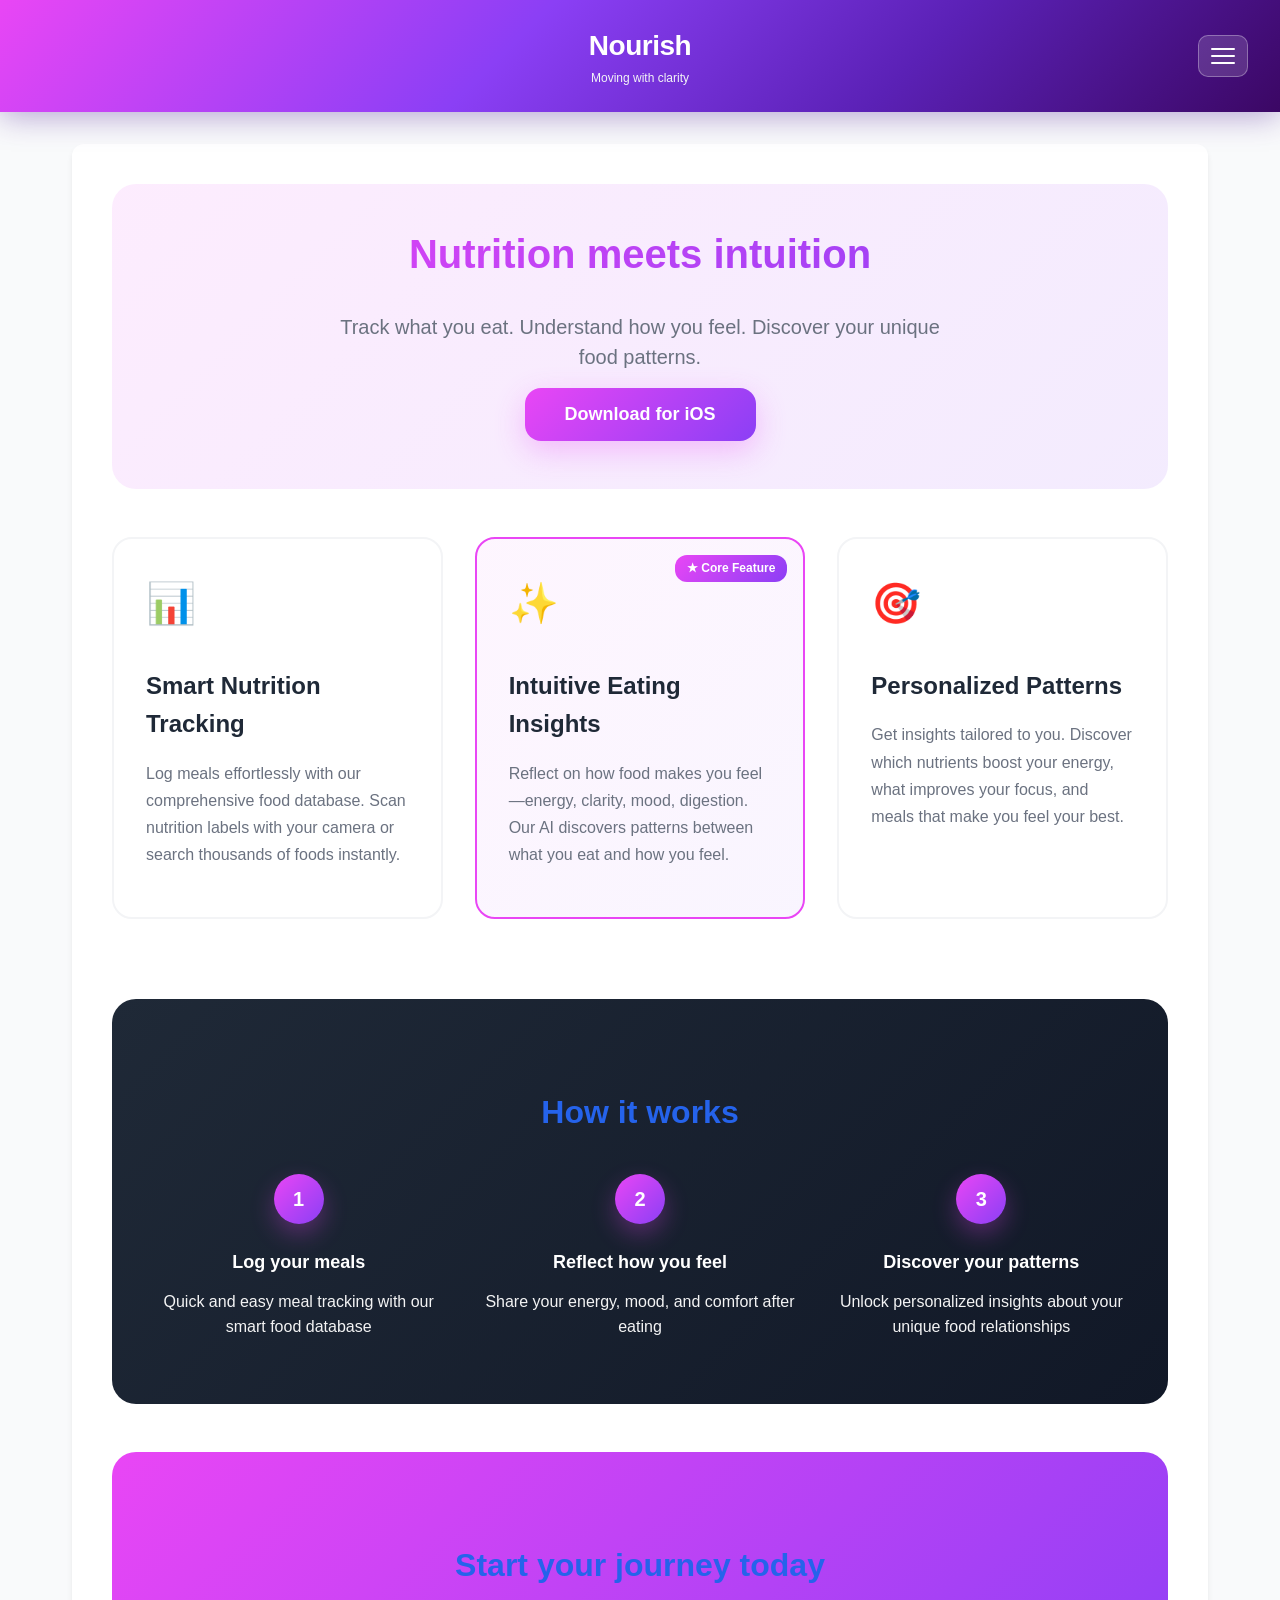
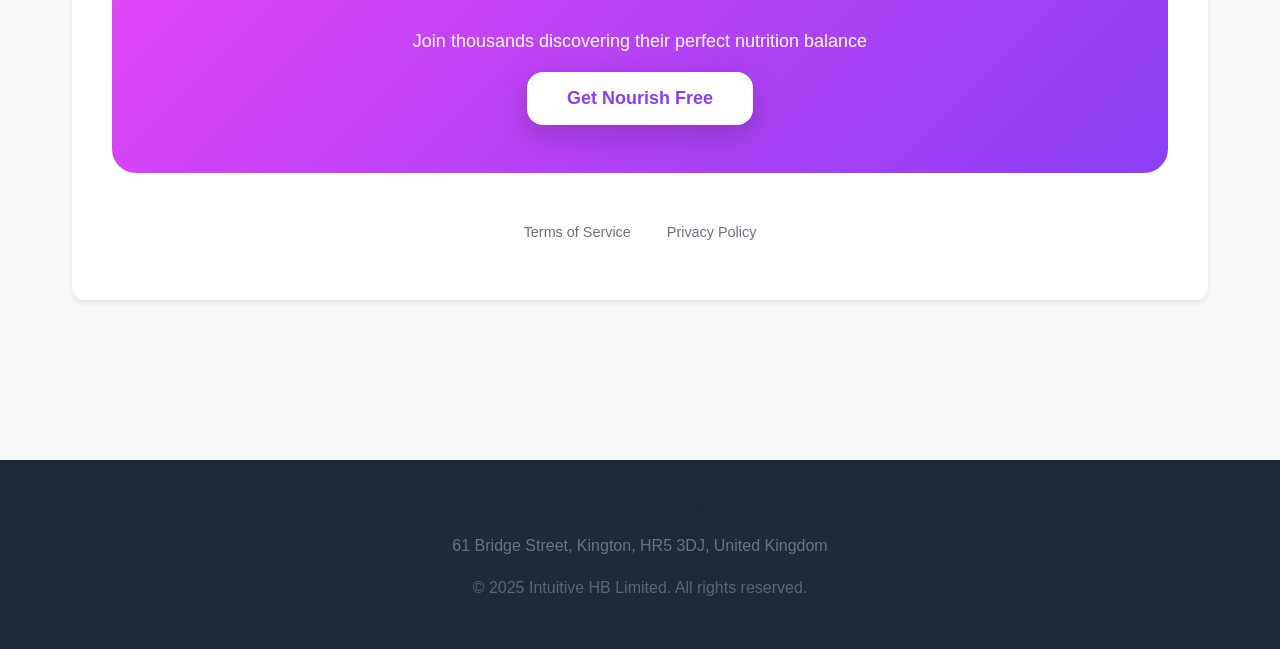
<file: index.html>
<!DOCTYPE html>
<html lang="en">
<head>
    <meta charset="UTF-8">
    <meta name="viewport" content="width=device-width, initial-scale=1.0">
    <title>Nourish - Nutrition Tracking App</title>
    <link rel="stylesheet" href="styles.css">
</head>
<body>

    <header>
        <div class="header-content">
            <div class="header-logo">
                <div class="logo-text">
                    <h1>Nourish</h1>
                    <p class="tagline">Moving with clarity</p>
                </div>
            </div>
            <button class="mobile-menu-btn" onclick="toggleMobileMenu()">
                <span></span>
                <span></span>
                <span></span>
            </button>
        </div>
        <div class="mobile-menu" id="mobileMenu">
            <a href="/" class="nav-link-mobile">
                <span class="nav-icon">🏠</span>
                Home
            </a>
            <a href="/terms-of-service/" class="nav-link-mobile">
                <span class="nav-icon">📄</span>
                Terms of Service
            </a>
            <a href="/privacy-policy/" class="nav-link-mobile">
                <span class="nav-icon">🔒</span>
                Privacy Policy
            </a>
            <div class="mobile-menu-divider"></div>
            <a href="https://apps.apple.com" class="btn-mobile" target="_blank">
                Download App
            </a>
        </div>
    </header>

    <main>
        <section class="content-section active">

            <!-- Hero Section -->
            <div class="hero-section">
                <h1 class="hero-title">Nutrition meets intuition</h1>
                <p class="hero-subtitle">Track what you eat. Understand how you feel. Discover your unique food patterns.</p>
                <button class="cta-button" onclick="window.open('https://apps.apple.com', '_blank')">
                    Download for iOS
                </button>
            </div>

            <!-- Features Grid -->
            <div class="features-grid">
                <div class="feature-card">
                    <div class="feature-icon">📊</div>
                    <h3 class="feature-title">Smart Nutrition Tracking</h3>
                    <p class="feature-description">Log meals effortlessly with our comprehensive food database. Scan nutrition labels with your camera or search thousands of foods instantly.</p>
                </div>
                <div class="feature-card feature-highlight">
                    <div class="feature-icon">✨</div>
                    <h3 class="feature-title">Intuitive Eating Insights</h3>
                    <p class="feature-description">Reflect on how food makes you feel—energy, clarity, mood, digestion. Our AI discovers patterns between what you eat and how you feel.</p>
                </div>
                <div class="feature-card">
                    <div class="feature-icon">🎯</div>
                    <h3 class="feature-title">Personalized Patterns</h3>
                    <p class="feature-description">Get insights tailored to you. Discover which nutrients boost your energy, what improves your focus, and meals that make you feel your best.</p>
                </div>
            </div>

            <!-- How It Works Section -->
            <div class="how-it-works">
                <h2 class="section-title">How it works</h2>
                <div class="steps-container">
                    <div class="step">
                        <div class="step-number">1</div>
                        <h4>Log your meals</h4>
                        <p>Quick and easy meal tracking with our smart food database</p>
                    </div>
                    <div class="step">
                        <div class="step-number">2</div>
                        <h4>Reflect how you feel</h4>
                        <p>Share your energy, mood, and comfort after eating</p>
                    </div>
                    <div class="step">
                        <div class="step-number">3</div>
                        <h4>Discover your patterns</h4>
                        <p>Unlock personalized insights about your unique food relationships</p>
                    </div>
                </div>
            </div>

            <!-- CTA Section -->
            <div class="cta-section">
                <h2 class="cta-title">Start your journey today</h2>
                <p class="cta-subtitle">Join thousands discovering their perfect nutrition balance</p>
                <button class="cta-button-secondary" onclick="window.open('https://apps.apple.com', '_blank')">
                    Get Nourish Free
                </button>
            </div>

            <!-- Legal Links -->
            <div style="text-align: center; margin-top: 2rem; padding: 1rem; color: #6b7280; font-size: 0.9rem;">
                <a href="/terms-of-service/" style="color: #6b7280; margin: 0 1rem;">Terms of Service</a>
                <a href="/privacy-policy/" style="color: #6b7280; margin: 0 1rem;">Privacy Policy</a>
            </div>

        </section>
    </main>

    <footer>
        <div class="footer-content">
            <p><strong>Intuitive HB Limited</strong></p>
            <p>61 Bridge Street, Kington, HR5 3DJ, United Kingdom</p>
            <p style="margin-top: 1rem; opacity: 0.8;">© 2025 Intuitive HB Limited. All rights reserved.</p>
        </div>
    </footer>

    <script src="script.js"></script>
</body>
</html>
</file>
<file: styles.css>
/* ==========================================
   COMING SOON BANNER - DELETE THIS ENTIRE SECTION WHEN LAUNCHING
   ========================================== */
.coming-soon-banner {
    background: linear-gradient(135deg, #ff0000 0%, #cc0000 100%);
    color: white;
    text-align: center;
    padding: 1.5rem 2rem;
    position: relative;
    z-index: 3000;
    box-shadow: 0 4px 20px rgba(255, 0, 0, 0.5);
    animation: pulse 2s ease-in-out infinite;
}

@keyframes pulse {
    0%, 100% { box-shadow: 0 4px 20px rgba(255, 0, 0, 0.5); }
    50% { box-shadow: 0 4px 30px rgba(255, 0, 0, 0.7); }
}

.coming-soon-banner h2 {
    margin: 0 0 0.5rem 0;
    padding: 0;
    border: none;
    font-size: 2rem;
    color: white;
}

.coming-soon-banner p {
    margin: 0;
    font-size: 1.125rem;
    color: rgba(255, 255, 255, 0.95);
}

@media (max-width: 768px) {
    .coming-soon-banner {
        padding: 1.25rem 1rem;
    }
    
    .coming-soon-banner h2 {
        font-size: 1.5rem;
        margin-bottom: 0.25rem;
    }
    
    .coming-soon-banner p {
        font-size: 0.9375rem;
    }
}
/* ========================================== */

* {
    margin: 0;
    padding: 0;
    box-sizing: border-box;
}

:root {
    --primary: #2563eb;
    --primary-dark: #1e40af;
    --secondary: #10b981;
    --text-primary: #1f2937;
    --text-secondary: #6b7280;
    --bg-light: #f9fafb;
    --bg-white: #ffffff;
    --border: #e5e7eb;
    --shadow: 0 4px 6px -1px rgba(0, 0, 0, 0.1);
    --shadow-lg: 0 10px 15px -3px rgba(0, 0, 0, 0.1);
}

body {
    font-family: -apple-system, BlinkMacSystemFont, 'Segoe UI', Roboto, 'Helvetica Neue', Arial, sans-serif;
    line-height: 1.6;
    color: var(--text-primary);
    background: var(--bg-light);
}

/* ========================================
   SLICK MODERN HEADER
   ======================================== */

header {
    background: linear-gradient(135deg, #E946F5 0%, #8B3FF5 40%, #5b21b6 70%, #3b0764 100%);
    color: white;
    padding: 0;
    box-shadow: 0 4px 30px rgba(76, 29, 149, 0.4);
    position: sticky;
    top: 0;
    z-index: 2000;
    backdrop-filter: blur(10px);
}

.header-content {
    max-width: 1400px;
    margin: 0 auto;
    padding: 1.5rem 2rem;
    display: flex;
    align-items: center;
    justify-content: center;
    position: relative;
}

/* Logo Section */
.header-logo {
    display: flex;
    flex-direction: column;
    align-items: center;
    justify-content: center;
    gap: 0.25rem;
    cursor: pointer;
    transition: transform 0.2s;
    text-align: center;
}

.header-logo:hover {
    transform: scale(1.02);
}

.logo-icon {
    display: none;
}

.logo-text h1 {
    font-size: 1.75rem;
    font-weight: 700;
    margin: 0;
    letter-spacing: -0.5px;
    text-align: center;
}

.tagline {
    font-size: 0.75rem;
    opacity: 1;
    margin: 0;
    font-weight: 400;
    color: #f3f4f6;
}

/* Desktop Navigation */
.header-nav {
    display: none;
}

.nav-link {
    background: rgba(255, 255, 255, 0.1);
    border: 1px solid rgba(255, 255, 255, 0.2);
    color: white;
    padding: 0.75rem 1.5rem;
    border-radius: 12px;
    cursor: pointer;
    font-size: 0.95rem;
    font-weight: 500;
    transition: all 0.3s ease;
    display: flex;
    align-items: center;
    gap: 0.5rem;
    backdrop-filter: blur(10px);
}

.nav-link:hover {
    background: rgba(255, 255, 255, 0.25);
    transform: translateY(-2px);
    box-shadow: 0 4px 15px rgba(0, 0, 0, 0.2);
}

.nav-link.active {
    background: rgba(255, 255, 255, 0.3);
    border-color: rgba(255, 255, 255, 0.4);
    box-shadow: 0 4px 20px rgba(0, 0, 0, 0.2);
}

.nav-icon {
    font-size: 1.1rem;
}

/* Action Buttons */
.header-actions {
    display: none;
}

.btn-primary,
.btn-secondary {
    padding: 0.75rem 1.5rem;
    border-radius: 12px;
    font-weight: 600;
    font-size: 0.95rem;
    cursor: pointer;
    transition: all 0.3s ease;
    border: none;
    white-space: nowrap;
}

.btn-secondary {
    background: rgba(255, 255, 255, 0.15);
    color: white;
    border: 1px solid rgba(255, 255, 255, 0.3);
    backdrop-filter: blur(10px);
}

.btn-secondary:hover {
    background: rgba(255, 255, 255, 0.25);
    transform: translateY(-2px);
}

/* Mobile Menu Button */
.mobile-menu-btn {
    display: flex;
    flex-direction: column;
    gap: 5px;
    background: rgba(255, 255, 255, 0.15);
    border: 1px solid rgba(255, 255, 255, 0.3);
    padding: 0.75rem;
    border-radius: 10px;
    cursor: pointer;
    transition: all 0.3s;
    position: absolute;
    right: 2rem;
    z-index: 100;
}

.mobile-menu-btn span {
    width: 24px;
    height: 2px;
    background: white;
    border-radius: 2px;
    transition: all 0.3s;
}

.mobile-menu-btn:hover {
    background: rgba(255, 255, 255, 0.25);
}

.mobile-menu-btn.active span:nth-child(1) {
    transform: rotate(45deg) translate(5px, 5px);
}

.mobile-menu-btn.active span:nth-child(2) {
    opacity: 0;
}

.mobile-menu-btn.active span:nth-child(3) {
    transform: rotate(-45deg) translate(7px, -6px);
}

/* Mobile Menu */
.mobile-menu {
    display: none;
    background: #5b21b6 !important;
    padding: 0;
    border-top: 1px solid rgba(255, 255, 255, 0.15);
    animation: slideDown 0.3s ease;
    box-shadow: 0 10px 40px rgba(0, 0, 0, 0.3);
}

.mobile-menu.active {
    display: flex;
    flex-direction: column;
    gap: 0;
    background: #5b21b6 !important;
}

@keyframes slideDown {
    from {
        opacity: 0;
        transform: translateY(-20px);
    }
    to {
        opacity: 1;
        transform: translateY(0);
    }
}

.nav-link-mobile {
    background: transparent;
    border: none;
    border-bottom: 1px solid rgba(255, 255, 255, 0.1);
    color: white;
    padding: 1.25rem 2rem;
    cursor: pointer;
    font-size: 1rem;
    font-weight: 500;
    display: flex;
    align-items: center;
    gap: 1rem;
    transition: all 0.2s;
    text-align: left;
}

.nav-link-mobile:hover,
.nav-link-mobile:active {
    background: rgba(255, 255, 255, 0.1);
    padding-left: 2.5rem;
}

.nav-link-mobile:last-of-type {
    border-bottom: none;
}

.nav-icon {
    font-size: 1.2rem;
    opacity: 0.9;
    width: 24px;
    text-align: center;
}

.mobile-menu-divider {
    height: 1px;
    background: rgba(255, 255, 255, 0.15);
    margin: 0.5rem 0;
}

.btn-mobile {
    background: white;
    border: none;
    color: #8B3FF5;
    padding: 1rem 2rem;
    margin: 1rem;
    border-radius: 12px;
    cursor: pointer;
    font-size: 1rem;
    font-weight: 600;
    transition: all 0.3s;
    box-shadow: 0 4px 15px rgba(0, 0, 0, 0.2);
}

.btn-mobile:hover {
    transform: translateY(-2px);
    box-shadow: 0 6px 20px rgba(0, 0, 0, 0.25);
}

.btn-mobile.primary {
    background: white;
    color: #8B3FF5;
}

@media (max-width: 768px) {
    .header-content {
        padding: 1rem 1.5rem;
    }
    
    .logo-icon {
        display: none;
    }
    
    .logo-text h1 {
        font-size: 1.5rem;
    }
    
    .tagline {
        font-size: 0.7rem;
    }
}

nav {
    display: none;
}

main {
    max-width: 1200px;
    margin: 2rem auto;
    padding: 0 2rem 4rem;
}

.content-section {
    background: var(--bg-white);
    border-radius: 12px;
    padding: 2.5rem;
    margin-bottom: 2rem;
    box-shadow: var(--shadow);
    display: none;
    position: relative;
    z-index: 10;
}

.content-section.active {
    display: block;
    animation: fadeIn 0.3s ease-in;
}

@keyframes fadeIn {
    from { opacity: 0; transform: translateY(10px); }
    to { opacity: 1; transform: translateY(0); }
}

h2 {
    color: var(--primary);
    font-size: 2rem;
    margin-bottom: 1.5rem;
    padding-bottom: 0.75rem;
    border-bottom: 3px solid var(--secondary);
}

h3 {
    color: var(--text-primary);
    font-size: 1.5rem;
    margin-top: 2rem;
    margin-bottom: 1rem;
}

h4 {
    color: var(--text-primary);
    font-size: 1.125rem;
    margin-top: 1.5rem;
    margin-bottom: 0.75rem;
    font-weight: 600;
}

p {
    margin-bottom: 1rem;
    color: var(--text-secondary);
}

ul, ol {
    margin-left: 1.5rem;
    margin-bottom: 1rem;
}

li {
    margin-bottom: 0.5rem;
    color: var(--text-secondary);
}

strong {
    color: var(--text-primary);
    font-weight: 600;
}

.info-box {
    background: #fef3c7;
    border-left: 4px solid #f59e0b;
    padding: 1.25rem;
    margin: 1.5rem 0;
    border-radius: 6px;
}

.warning-box {
    background: #fee2e2;
    border-left: 4px solid #ef4444;
    padding: 1.25rem;
    margin: 1.5rem 0;
    border-radius: 6px;
}

.success-box {
    background: #d1fae5;
    border-left: 4px solid var(--secondary);
    padding: 1.25rem;
    margin: 1.5rem 0;
    border-radius: 6px;
}

footer {
    background: var(--text-primary);
    color: white;
    text-align: center;
    padding: 2rem;
    margin-top: 4rem;
}

.footer-content {
    max-width: 1200px;
    margin: 0 auto;
}

.contact-info {
    background: var(--bg-light);
    padding: 1.5rem;
    border-radius: 8px;
    margin: 1.5rem 0;
    word-break: break-word;
    overflow-wrap: break-word;
}

a {
    color: var(--primary);
    text-decoration: none;
    word-break: break-word;
    overflow-wrap: break-word;
}

a:hover {
    text-decoration: underline;
}

.last-updated {
    background: var(--bg-light);
    padding: 1rem;
    border-radius: 8px;
    margin-bottom: 2rem;
    font-style: italic;
    color: var(--text-secondary);
}

/* ========================================
   HERO SECTION
   ======================================== */

.hero-section {
    text-align: center;
    padding: 3rem 2rem;
    background: linear-gradient(135deg, rgba(233, 70, 245, 0.1) 0%, rgba(139, 63, 245, 0.1) 100%);
    border-radius: 24px;
    margin-bottom: 3rem;
    border: none;
}

.hero-title {
    font-size: 3.5rem;
    font-weight: 800;
    background: linear-gradient(135deg, #E946F5 0%, #8B3FF5 100%);
    -webkit-background-clip: text;
    -webkit-text-fill-color: transparent;
    background-clip: text;
    margin-bottom: 1rem;
    line-height: 1.1;
}

.hero-subtitle {
    font-size: 1.25rem;
    color: var(--text-secondary);
    max-width: 600px;
    margin: 0 auto 1.5rem;
    line-height: 1.5;
}

.cta-button {
    background: linear-gradient(135deg, #E946F5 0%, #8B3FF5 100%);
    color: white;
    padding: 1rem 2.5rem;
    border-radius: 16px;
    font-size: 1.125rem;
    font-weight: 600;
    border: none;
    cursor: pointer;
    transition: all 0.3s ease;
    box-shadow: 0 10px 30px rgba(233, 70, 245, 0.3);
}

.cta-button:hover {
    transform: translateY(-2px);
    box-shadow: 0 15px 40px rgba(233, 70, 245, 0.4);
}

/* ========================================
   FEATURES GRID
   ======================================== */

.features-grid {
    display: grid;
    grid-template-columns: repeat(auto-fit, minmax(300px, 1fr));
    gap: 2rem;
    margin-bottom: 5rem;
}

.feature-card {
    background: white;
    padding: 2rem;
    border-radius: 20px;
    border: 2px solid #f3f4f6;
    transition: all 0.3s ease;
}

.feature-card:hover {
    transform: translateY(-5px);
    box-shadow: 0 20px 40px rgba(0, 0, 0, 0.1);
    border-color: #E946F5;
}

.feature-highlight {
    background: linear-gradient(135deg, rgba(233, 70, 245, 0.05) 0%, rgba(139, 63, 245, 0.05) 100%);
    border: 2px solid #E946F5;
    position: relative;
    overflow: hidden;
}

.feature-highlight::before {
    content: "★ Core Feature";
    position: absolute;
    top: 1rem;
    right: 1rem;
    background: linear-gradient(135deg, #E946F5 0%, #8B3FF5 100%);
    color: white;
    padding: 0.25rem 0.75rem;
    border-radius: 12px;
    font-size: 0.75rem;
    font-weight: 600;
}

.feature-icon {
    font-size: 2.5rem;
    margin-bottom: 1rem;
}

.feature-title {
    font-size: 1.5rem;
    font-weight: 700;
    color: var(--text-primary);
    margin-bottom: 1rem;
}

.feature-description {
    font-size: 1rem;
    color: var(--text-secondary);
    line-height: 1.7;
    margin-bottom: 0;
}

/* ========================================
   HOW IT WORKS SECTION
   ======================================== */

.how-it-works {
    background: linear-gradient(135deg, #1f2937 0%, #111827 100%);
    padding: 3rem 2rem;
    border-radius: 24px;
    margin-bottom: 3rem;
    border: none;
}

.section-title {
    text-align: center;
    font-size: 2.5rem;
    font-weight: 800;
    color: white;
    margin-bottom: 2rem;
    border: none;
    padding: 0;
}

.steps-container {
    display: grid;
    grid-template-columns: repeat(auto-fit, minmax(250px, 1fr));
    gap: 2rem;
    max-width: 1000px;
    margin: 0 auto;
}

.step {
    text-align: center;
}

.step-number {
    width: 50px;
    height: 50px;
    background: linear-gradient(135deg, #E946F5 0%, #8B3FF5 100%);
    color: white;
    border-radius: 50%;
    display: flex;
    align-items: center;
    justify-content: center;
    font-size: 1.25rem;
    font-weight: 700;
    margin: 0 auto 1rem;
    box-shadow: 0 10px 25px rgba(233, 70, 245, 0.3);
}

.step h4 {
    font-size: 1.25rem;
    font-weight: 700;
    color: white;
    margin-bottom: 0.75rem;
}

.step p {
    font-size: 1rem;
    color: rgba(255, 255, 255, 0.9);
    margin-bottom: 0;
}

/* ========================================
   CTA SECTION
   ======================================== */

.cta-section {
    text-align: center;
    padding: 3rem 2rem;
    background: linear-gradient(135deg, #E946F5 0%, #8B3FF5 100%);
    border-radius: 24px;
    color: white;
    border: none;
}

.cta-title {
    font-size: 2.5rem;
    font-weight: 800;
    color: white;
    margin-bottom: 1rem;
    border: none;
    padding: 0;
}

.cta-subtitle {
    font-size: 1.125rem;
    color: rgba(255, 255, 255, 0.95);
    margin-bottom: 2.5rem;
}

.cta-button-secondary {
    background: white;
    color: #8B3FF5;
    padding: 1rem 2.5rem;
    border-radius: 16px;
    font-size: 1.125rem;
    font-weight: 600;
    border: none;
    cursor: pointer;
    transition: all 0.3s ease;
    box-shadow: 0 10px 30px rgba(0, 0, 0, 0.2);
}

.cta-button-secondary:hover {
    transform: translateY(-2px);
    box-shadow: 0 15px 40px rgba(0, 0, 0, 0.3);
}

/* ========================================
   RESPONSIVE DESIGN FOR NEW SECTIONS
   ======================================== */

@media (max-width: 768px) {
    main {
        padding: 0 1rem 2rem;
    }
    
    .content-section {
        padding: 1.25rem;
        margin-bottom: 1.5rem;
    }
    
    .hero-section {
        padding: 2rem 1.25rem;
        margin-bottom: 1.5rem;
    }
    
    .hero-title {
        font-size: 1.875rem;
        margin-bottom: 0.75rem;
        line-height: 1.15;
    }
    
    .hero-subtitle {
        font-size: 0.9375rem;
        margin-bottom: 1.25rem;
        line-height: 1.4;
    }
    
    .cta-button {
        padding: 0.875rem 2rem;
        font-size: 1rem;
    }
    
    .features-grid {
        grid-template-columns: 1fr;
        gap: 1.25rem;
        margin-bottom: 1.5rem;
    }
    
    .feature-card {
        padding: 1.5rem 1.25rem;
    }
    
    .feature-icon {
        font-size: 2rem;
        margin-bottom: 0.75rem;
    }
    
    .feature-title {
        font-size: 1.125rem;
        margin-bottom: 0.5rem;
    }
    
    .feature-description {
        font-size: 0.9375rem;
        line-height: 1.6;
    }
    
    .feature-highlight::before {
        font-size: 0.7rem;
        padding: 0.2rem 0.6rem;
        top: 0.75rem;
        right: 0.75rem;
    }
    
    .how-it-works {
        padding: 2rem 1.25rem;
        margin-bottom: 1.5rem;
    }
    
    .section-title {
        font-size: 1.5rem;
        margin-bottom: 1.5rem;
    }
    
    .steps-container {
        grid-template-columns: 1fr;
        gap: 1.5rem;
    }
    
    .step-number {
        width: 45px;
        height: 45px;
        font-size: 1.125rem;
        margin-bottom: 0.75rem;
    }
    
    .step h4 {
        font-size: 1.0625rem;
        margin-bottom: 0.4rem;
    }
    
    .step p {
        font-size: 0.9375rem;
        line-height: 1.5;
    }
    
    .cta-section {
        padding: 2rem 1.25rem;
        margin-bottom: 1rem;
    }
    
    .cta-title {
        font-size: 1.5rem;
        margin-bottom: 0.625rem;
    }
    
    .cta-subtitle {
        font-size: 0.9375rem;
        margin-bottom: 1.25rem;
    }
    
    .cta-button-secondary {
        padding: 0.875rem 2rem;
        font-size: 1rem;
    }
}

@media (max-width: 480px) {
    .hero-title {
        font-size: 1.625rem;
    }
    
    .hero-subtitle {
        font-size: 0.875rem;
    }
    
    .hero-section {
        padding: 1.75rem 1rem;
    }
    
    .section-title {
        font-size: 1.375rem;
    }
    
    .cta-title {
        font-size: 1.375rem;
    }
    
    .feature-card {
        padding: 1.25rem 1rem;
    }
    
    .how-it-works {
        padding: 1.75rem 1rem;
    }
    
    .cta-section {
        padding: 1.75rem 1rem;
    }
}

@media (max-width: 768px) {
    h1 { font-size: 1.875rem; }
    h2 { font-size: 1.5rem; }
    .content-section { padding: 1.5rem; }
    .nav-content { gap: 0.75rem; }
    .nav-btn { padding: 0.5rem 1rem; font-size: 0.875rem; }
    
    .nav-link-mobile {
        padding: 1.125rem 1.5rem;
        font-size: 0.9375rem;
    }
    
    .nav-link-mobile:hover {
        padding-left: 2rem;
    }
    
    .nav-icon {
        font-size: 1.1rem;
    }
    
    .btn-mobile {
        margin: 0.75rem;
        padding: 0.875rem 1.75rem;
    }
}

/* ==========================================
   ADDITIONS FOR JEKYLL LEGAL PAGES
   Add this to the END of your existing styles.css
   ========================================== */

/* Navigation links should work as both buttons and links */
.nav-link-mobile {
    display: flex;
    align-items: center;
    gap: 1rem;
    background: transparent;
    border: none;
    border-bottom: 1px solid rgba(255, 255, 255, 0.1);
    color: white !important;
    padding: 1.25rem 2rem;
    cursor: pointer;
    font-size: 1rem;
    font-weight: 500;
    transition: all 0.2s;
    text-align: left;
    text-decoration: none !important;
}

.nav-link-mobile:hover,
.nav-link-mobile:active {
    background: rgba(255, 255, 255, 0.1);
    padding-left: 2.5rem;
    color: white !important;
}

.nav-link-mobile:last-of-type {
    border-bottom: none;
}

/* Ensure markdown content from Jekyll renders properly */
main .content-section h1 {
    color: var(--primary);
    font-size: 2.5rem;
    margin-bottom: 1.5rem;
    padding-bottom: 0.75rem;
    border-bottom: 3px solid var(--secondary);
}

main .content-section h2 {
    color: var(--primary);
    font-size: 2rem;
    margin-top: 2.5rem;
    margin-bottom: 1.5rem;
    padding-bottom: 0.75rem;
    border-bottom: 3px solid var(--secondary);
}

main .content-section h3 {
    color: var(--text-primary);
    font-size: 1.5rem;
    margin-top: 2rem;
    margin-bottom: 1rem;
}

main .content-section h4 {
    color: var(--text-primary);
    font-size: 1.125rem;
    margin-top: 1.5rem;
    margin-bottom: 0.75rem;
    font-weight: 600;
}

main .content-section p {
    margin-bottom: 1rem;
    color: var(--text-secondary);
}

main .content-section ul,
main .content-section ol {
    margin-left: 1.5rem;
    margin-bottom: 1rem;
}

main .content-section li {
    margin-bottom: 0.5rem;
    color: var(--text-secondary);
}

main .content-section blockquote {
    background: #fef3c7;
    border-left: 4px solid #f59e0b;
    padding: 1.25rem;
    margin: 1.5rem 0;
    border-radius: 6px;
}

main .content-section blockquote p {
    margin-bottom: 0;
}

main .content-section hr {
    border: none;
    border-top: 2px solid var(--border);
    margin: 2rem 0;
}

/* Responsive for legal pages */
@media (max-width: 768px) {
    main .content-section h1 {
        font-size: 1.875rem;
    }
    
    main .content-section h2 {
        font-size: 1.5rem;
    }
    
    main .content-section h3 {
        font-size: 1.25rem;
    }
    
    .nav-link-mobile {
        padding: 1.125rem 1.5rem;
        font-size: 0.9375rem;
    }
    
    .nav-link-mobile:hover {
        padding-left: 2rem;
    }
}

/* ==========================================
   REAL FIXES - ADD THESE AT THE VERY END OF styles.css
   These override everything else with !important
   ========================================== */

/* FORCE REMOVE ALL BORDERS */
.hero-section {
    border: none !important;
    outline: none !important;
}

.how-it-works {
    border: none !important;
    outline: none !important;
}

.cta-section {
    border: none !important;
    outline: none !important;
}

/* MAKE TEXT ACTUALLY VISIBLE */
.step p {
    color: rgba(255, 255, 255, 0.95) !important;
}

.step h4 {
    color: rgba(255, 255, 255, 1) !important;
}

.cta-subtitle {
    color: rgba(255, 255, 255, 0.98) !important;
}

/* Also check if there's a border on the title */
.cta-title {
    border: none !important;
    border-bottom: none !important;
}

.section-title {
    border: none !important;
    border-bottom: none !important;
}

/* Remove any border from titles */
.hero-section h1,
.hero-section h2 {
    border: none !important;
    border-bottom: none !important;
}
</file>
